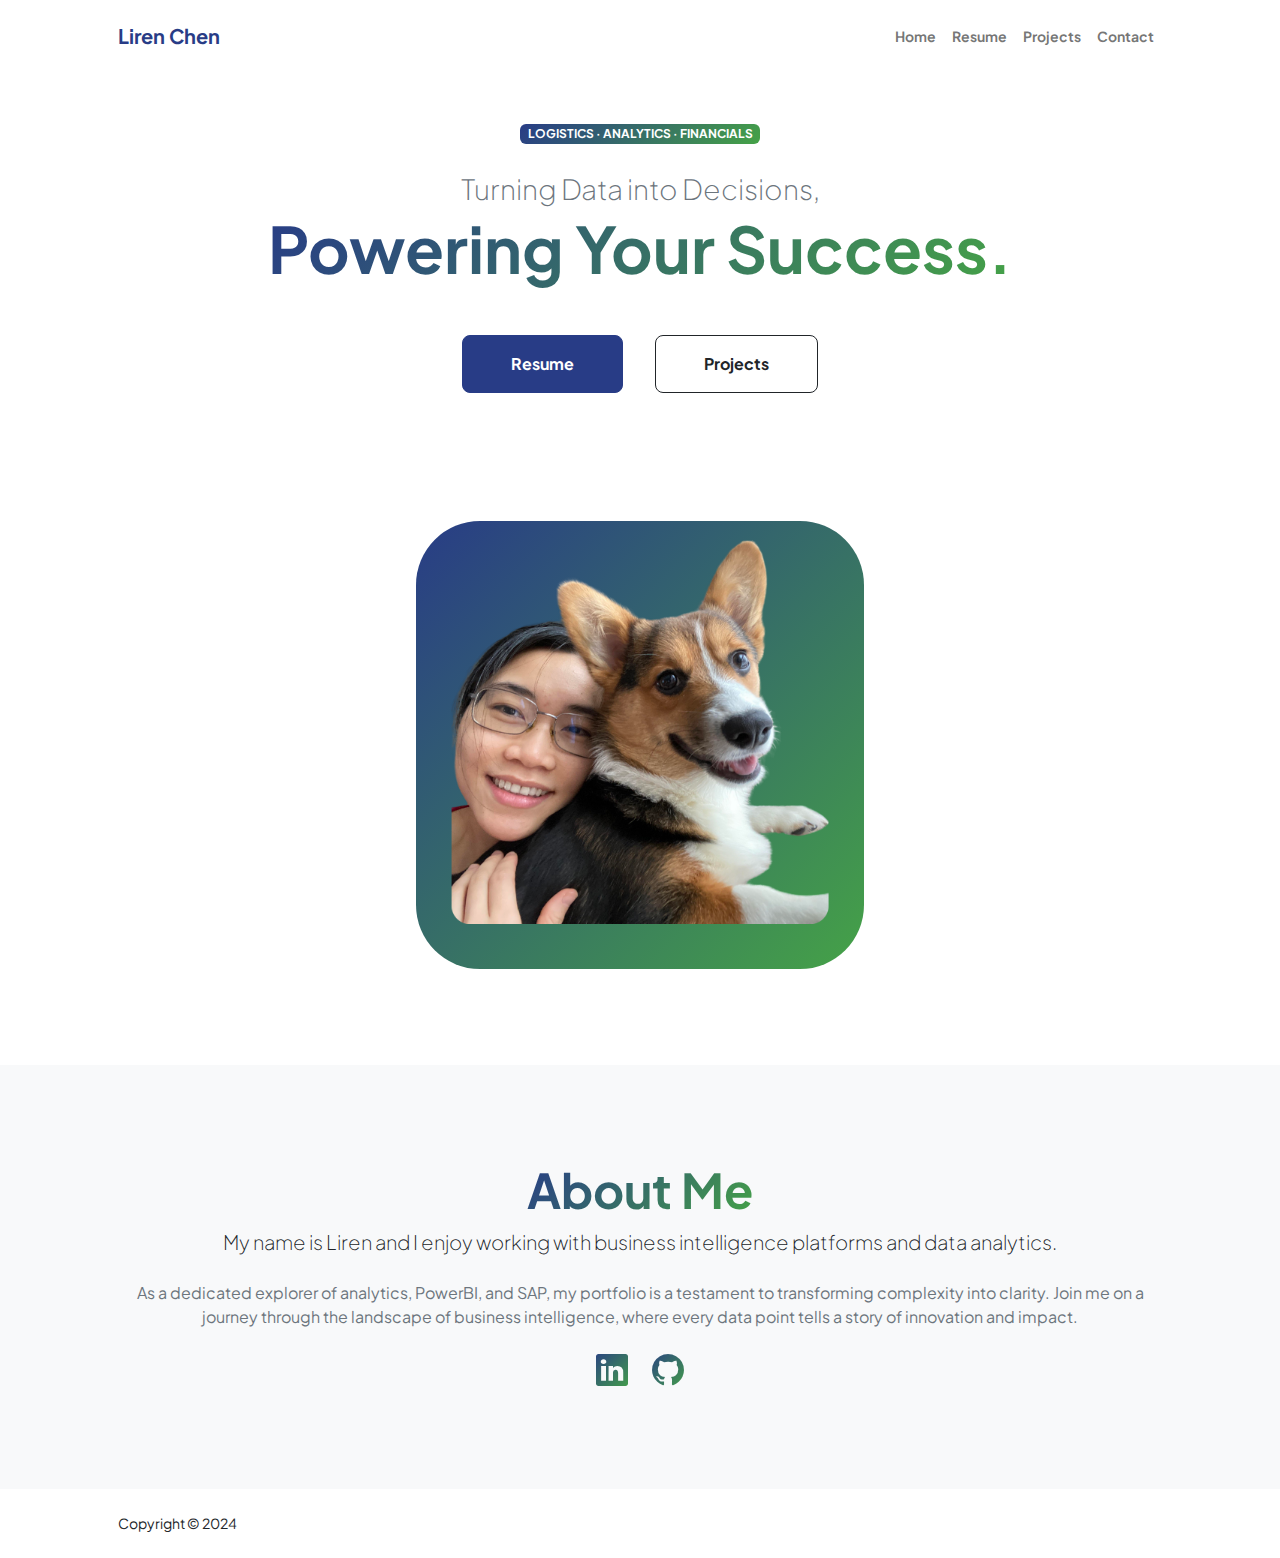
<file: index.html>
<!DOCTYPE html>
<html lang="en">
    <head>
        <meta charset="utf-8" />
        <meta name="viewport" content="width=device-width, initial-scale=1, shrink-to-fit=no" />
        <meta name="description" content="The primary page for Liren's portfolio" />
        <meta name="author" content="Liren Chen" />
        <title>Liren's Portfolio</title>
        <!-- Favicon-->
        <link rel="icon" type="image/x-icon" href="assets/favicon.png" />
        <!-- Custom Google font-->
        <link rel="preconnect" href="https://fonts.googleapis.com" />
        <link rel="preconnect" href="https://fonts.gstatic.com" crossorigin />
        <link href="https://fonts.googleapis.com/css2?family=Plus+Jakarta+Sans:wght@100;200;300;400;500;600;700;800;900&amp;display=swap" rel="stylesheet" />
        <!-- Bootstrap icons-->
        <link href="https://cdn.jsdelivr.net/npm/bootstrap-icons@1.8.1/font/bootstrap-icons.css" rel="stylesheet" />
        <!-- Core theme CSS (includes Bootstrap)-->
        <link href="css/styles.css" rel="stylesheet" />
        <!-- Bootstrap core JS-->
        <script src="https://cdn.jsdelivr.net/npm/bootstrap@5.2.3/dist/js/bootstrap.bundle.min.js"></script>
        <!-- JQuery Load -->
        <script src="https://ajax.googleapis.com/ajax/libs/jquery/3.7.1/jquery.min.js"></script>
        <!-- Load the Templated Files-->
        <script>
            $(document).ready(function(){
               $('#menubar').load("templates/menubar.html");
               $('#footer').load("templates/footer.html");
            });
         </script>
    </head>
    <body class="d-flex flex-column h-100">
        <main class="flex-shrink-0">
            <!-- Navigation Bar Template-->
            <div id="menubar"></div>
            <!-- Header-->
            <header class="py-5">
                <div class="container px-5 pb-5">
                    <div class="row gx-5 align-items-center">
                        <!-- Header Text-->
                        <div class="col-xxl-5">
                            <!-- Header text content-->
                            <div class="text-center text-xxl-start">
                                <div class="badge bg-gradient-primary-to-secondary text-white mb-4"><div class="text-uppercase">Logistics &middot; Analytics &middot; Financials</div></div>
                                <div class="fs-3 fw-light text-muted">Turning Data into Decisions,</div>
                                <h1 class="display-3 fw-bolder mb-5"><span class="text-gradient d-inline">Powering Your Success.</span></h1>
                                <div class="d-grid gap-3 d-sm-flex justify-content-sm-center justify-content-xxl-start mb-3">
                                    <a class="btn btn-primary btn-lg px-5 py-3 me-sm-3 fs-6 fw-bolder" href="resume.html">Resume</a>
                                    <a class="btn btn-outline-dark btn-lg px-5 py-3 fs-6 fw-bolder" href="projects.html">Projects</a>
                                </div>
                            </div>
                        </div>

                        <div class="col-xxl-7">
                            <!-- Header profile picture-->
                            <div class="d-flex justify-content-center mt-5 mt-xxl-0">
                                <div class="profile bg-gradient-primary-to-secondary">
                                    <!-- TIP: For best results, use a photo with a transparent background like the demo example below-->
                                    <!-- Watch a tutorial on how to do this on YouTube (link)-->
                                    <img class="profile-img" src="assets/livydog9.png" alt="Picture" />
                                </div>
                            </div>
                        </div>
                    </div>
                </div>
            </header>
            <!-- About Section-->
            <section class="bg-light py-5">
                <div class="container px-5">
                    <div class="row gx-5 justify-content-center">
                        <div class="col-xxl-8">
                            <div class="text-center my-5">
                                <h2 class="display-5 fw-bolder"><span class="text-gradient d-inline">About Me</span></h2>
                                <p class="lead fw-light mb-4">My name is Liren and I enjoy working with business intelligence platforms and data analytics.</p>
                                <p class="text-muted">As a dedicated explorer of analytics, PowerBI, and SAP, my portfolio is a testament to transforming complexity into clarity. Join me on a journey through the landscape of business intelligence, where every data point tells a story of innovation and impact.</p>
                                <div class="d-flex justify-content-center fs-2 gap-4">
                                    <a class="text-gradient" href="https://www.linkedin.com/in/liren-chen-b70866249/" target="_blank"><i class="bi bi-linkedin"></i></a>
                                    <a class="text-gradient" href="https://github.com/Liren-Chen" target="_blank"><i class="bi bi-github"></i></a>
                                </div>
                            </div>
                        </div>
                    </div>
                </div>
            </section>
        </main>
        <!-- Footer-->
        <div id="footer"></div>
    </body>
</html>
</file>
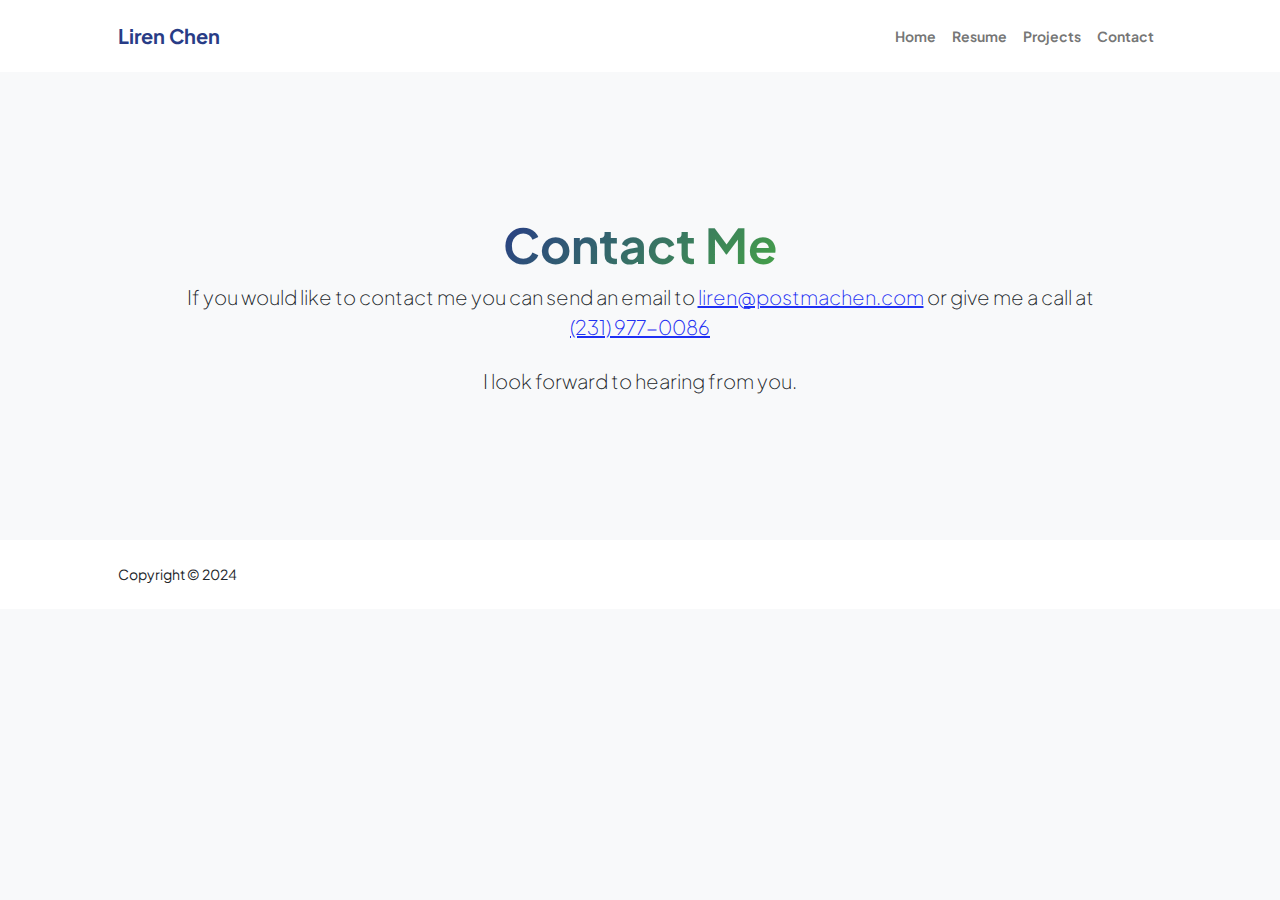
<file: contact.html>
<!DOCTYPE html>
<html lang="en">
    <head>
        <meta charset="utf-8" />
        <meta name="viewport" content="width=device-width, initial-scale=1, shrink-to-fit=no" />
        <meta name="description" content="The Contact page for Liren's portfolio" />
        <meta name="author" content="Liren Chen" />
        <title>Contact</title>
        <!-- Favicon-->
        <link rel="icon" type="image/x-icon" href="assets/favicon.png" />
        <!-- Custom Google font-->
        <link rel="preconnect" href="https://fonts.googleapis.com" />
        <link rel="preconnect" href="https://fonts.gstatic.com" crossorigin />
        <link href="https://fonts.googleapis.com/css2?family=Plus+Jakarta+Sans:wght@100;200;300;400;500;600;700;800;900&amp;display=swap" rel="stylesheet" />
        <!-- Bootstrap icons-->
        <link href="https://cdn.jsdelivr.net/npm/bootstrap-icons@1.8.1/font/bootstrap-icons.css" rel="stylesheet" />
        <!-- Core theme CSS (includes Bootstrap)-->
        <link href="css/styles.css" rel="stylesheet" />
        <!-- Bootstrap core JS-->
        <script src="https://cdn.jsdelivr.net/npm/bootstrap@5.2.3/dist/js/bootstrap.bundle.min.js"></script>
        <!-- JQuery Load -->
        <script src="https://ajax.googleapis.com/ajax/libs/jquery/3.7.1/jquery.min.js"></script>
        <!-- Load the Templated Files-->
        <script>
            $(document).ready(function(){
               $('#menubar').load("templates/menubar.html");
               $('#footer').load("templates/footer.html");
            });
         </script>
    </head>
    <body class="d-flex flex-column h-100 bg-light">
        <main class="flex-shrink-0">
            <!-- Navigation Bar Template-->
            <div id="menubar"></div>
            <!-- Page content-->
            <section class="py-5">
                <div class="container px-5">
                    <!-- Contact form-->
                    <section class="bg-light py-5">
                        <div class="container px-5">
                            <div class="row gx-5 justify-content-center">
                                <div class="col-xxl-8">
                                    <div class="text-center my-5">
                                        <h2 class="display-5 fw-bolder"><span class="text-gradient d-inline">Contact Me</span></h2>
                                        <p class="lead fw-light mb-4">If you would like to contact me you can send an email to <a href="mailto:liren@postmachen.com">liren@postmachen.com</a> or give me a call at <a href="tel:2319770086">(231) 977-0086</a></p>
                                        <p class="lead fw-light mb-4">I look forward to hearing from you.</p>
                                    </div>
                                </div>
                            </div>
                        </div>
                    </section>
                </div>
            </section>
        </main>
        <!-- Footer-->
        <div id="footer"></div>
    </body>
</html>
</file>
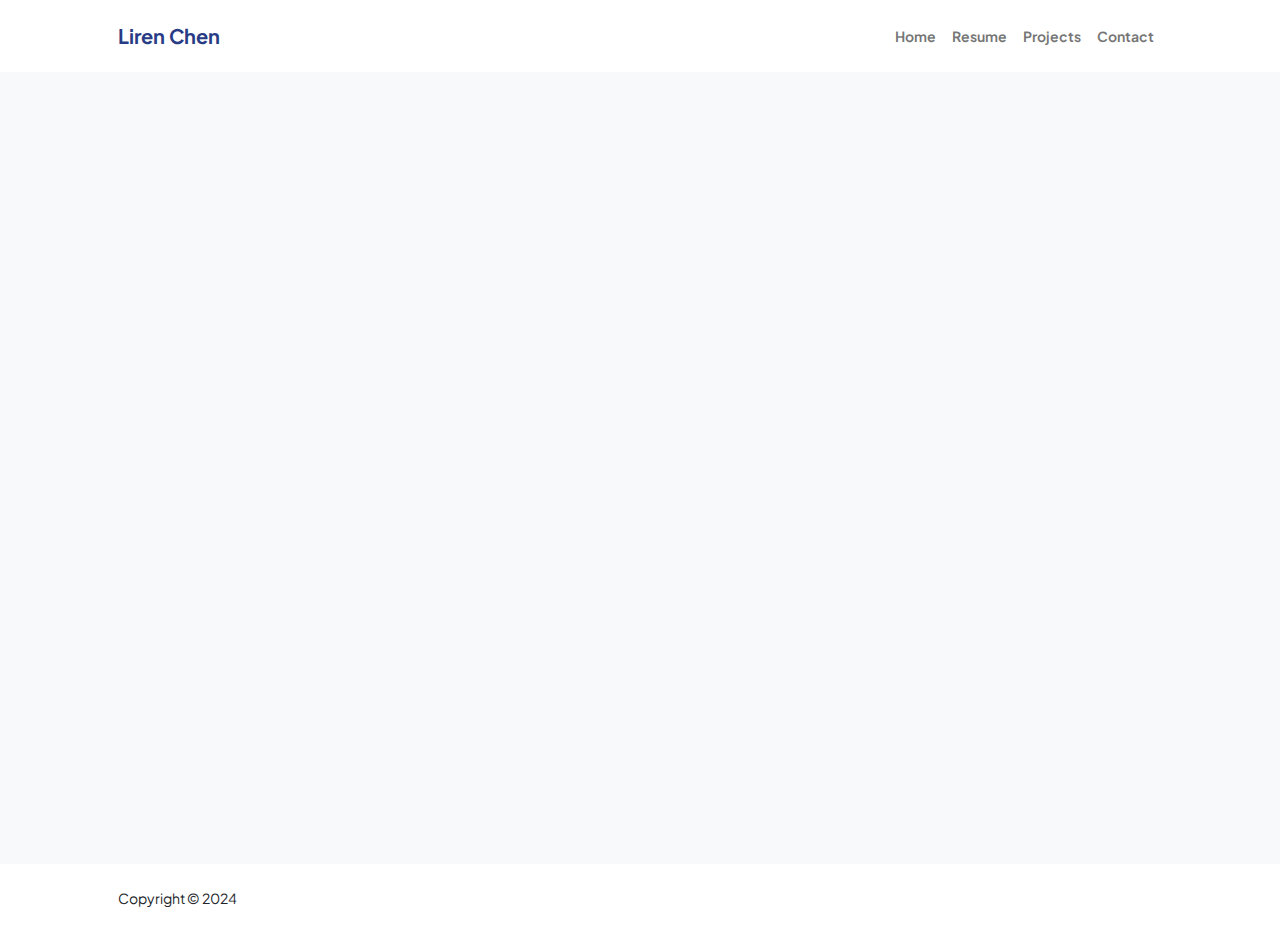
<file: powerbiproject1.html>
<!DOCTYPE html>
<html lang="en">
    <head>
        <meta charset="utf-8" />
        <meta name="viewport" content="width=device-width, initial-scale=1, shrink-to-fit=no" />
        <meta name="description" content="PowerBI Demonstration" />
        <meta name="author" content="Liren Chen" />
        <title>PowerBI Project 1</title>
        <!-- Favicon-->
        <link rel="icon" type="image/x-icon" href="assets/favicon.png" />
        <!-- Custom Google font-->
        <link rel="preconnect" href="https://fonts.googleapis.com" />
        <link rel="preconnect" href="https://fonts.gstatic.com" crossorigin />
        <link href="https://fonts.googleapis.com/css2?family=Plus+Jakarta+Sans:wght@100;200;300;400;500;600;700;800;900&amp;display=swap" rel="stylesheet" />
        <!-- Bootstrap icons-->
        <link href="https://cdn.jsdelivr.net/npm/bootstrap-icons@1.8.1/font/bootstrap-icons.css" rel="stylesheet" />
        <!-- Core theme CSS (includes Bootstrap)-->
        <link href="css/styles.css" rel="stylesheet" />
        <!-- Bootstrap core JS-->
        <script src="https://cdn.jsdelivr.net/npm/bootstrap@5.2.3/dist/js/bootstrap.bundle.min.js"></script>
        <!-- JQuery Load -->
        <script src="https://ajax.googleapis.com/ajax/libs/jquery/3.7.1/jquery.min.js"></script>
        <!-- Load the Templated Files-->
        <script>
            $(document).ready(function(){
               $('#menubar').load("templates/menubar.html");
               $('#footer').load("templates/footer.html");
            });
         </script>
    </head>
    <body class="d-flex flex-column h-100 bg-light">
        <main class="flex-shrink-0">
            <!-- Navigation Bar Template-->
            <div id="menubar"></div>
            <!-- Page content-->
            <section class="py-5">
                <div class="container px-5">
                    <!-- PowerBI form-->
                    <section class="py-5">
                        <div class="container px-5">
                            <div class="row gx-5 justify-content-center">
                                 <iframe title="Report Section" width="800" height="600" src="https://app.powerbi.com/view?r=eyJrIjoiZTRlNTAxMWMtZjIwNy00NGE1LTg4ZmEtY2E1ZmNkYTA0YjQyIiwidCI6IjA3NTE3M2M5LWQyZTItNDhkNC1iNDYzLTM3NTZiNmUyNDc1NSIsImMiOjN9" frameborder="0" allowFullScreen="true"></iframe>
                            </div>
                        </div>
                    </section>
                </div>
            </section>
        </main>
        <!-- Footer-->
        <div id="footer"></div>
    </body>
</html>
</file>
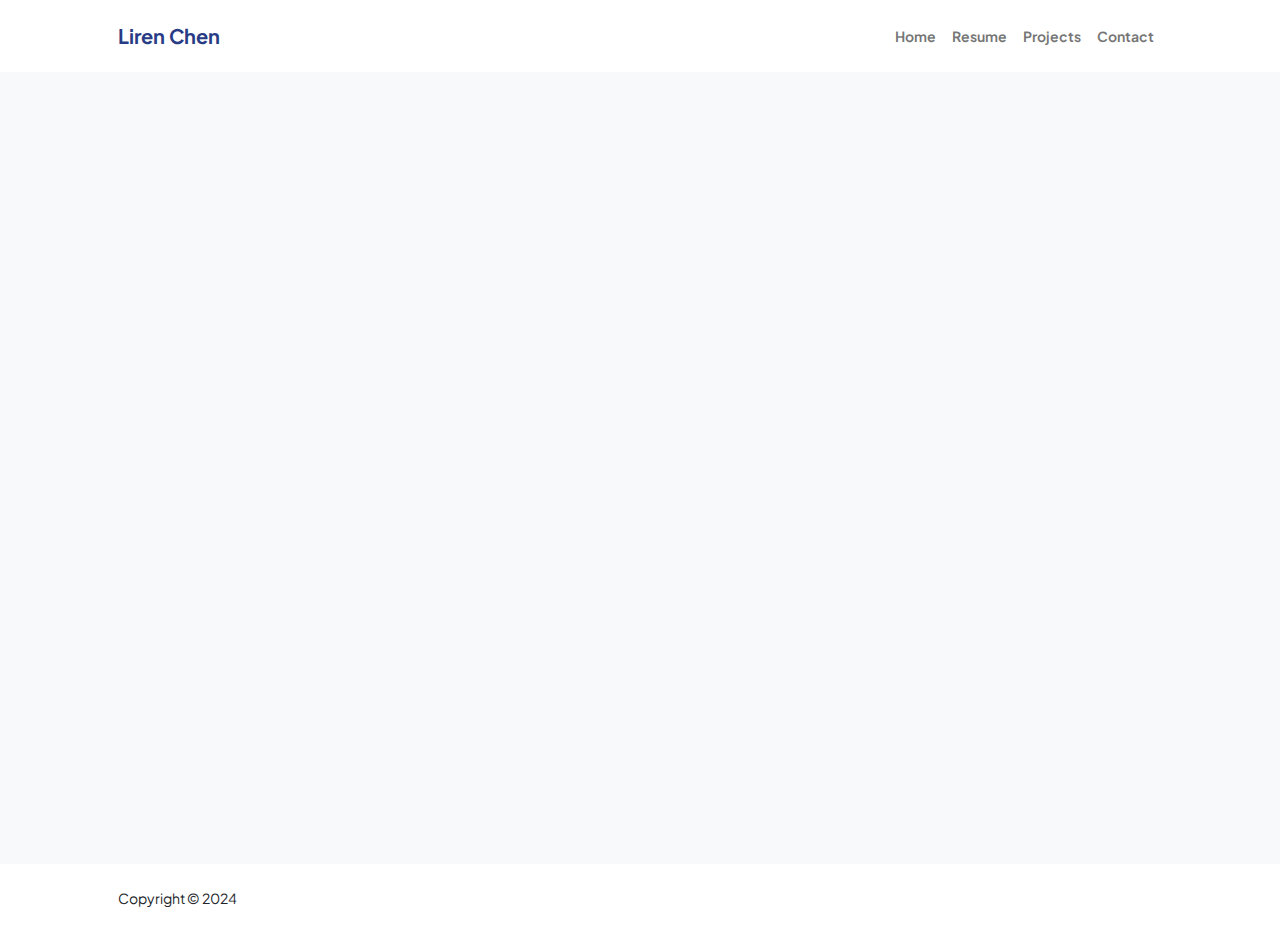
<file: powerbiproject2.html>
<!DOCTYPE html>
<html lang="en">
    <head>
        <meta charset="utf-8" />
        <meta name="viewport" content="width=device-width, initial-scale=1, shrink-to-fit=no" />
        <meta name="description" content="Another PowerBI Project" />
        <meta name="author" content="Liren Chen" />
        <title>PowerBI Project 2</title>
        <!-- Favicon-->
        <link rel="icon" type="image/x-icon" href="assets/favicon.png" />
        <!-- Custom Google font-->
        <link rel="preconnect" href="https://fonts.googleapis.com" />
        <link rel="preconnect" href="https://fonts.gstatic.com" crossorigin />
        <link href="https://fonts.googleapis.com/css2?family=Plus+Jakarta+Sans:wght@100;200;300;400;500;600;700;800;900&amp;display=swap" rel="stylesheet" />
        <!-- Bootstrap icons-->
        <link href="https://cdn.jsdelivr.net/npm/bootstrap-icons@1.8.1/font/bootstrap-icons.css" rel="stylesheet" />
        <!-- Core theme CSS (includes Bootstrap)-->
        <link href="css/styles.css" rel="stylesheet" />
        <!-- Bootstrap core JS-->
        <script src="https://cdn.jsdelivr.net/npm/bootstrap@5.2.3/dist/js/bootstrap.bundle.min.js"></script>
        <!-- JQuery Load -->
        <script src="https://ajax.googleapis.com/ajax/libs/jquery/3.7.1/jquery.min.js"></script>
        <!-- Load the Templated Files-->
        <script>
            $(document).ready(function(){
               $('#menubar').load("templates/menubar.html");
               $('#footer').load("templates/footer.html");
            });
         </script>
    </head>
    <body class="d-flex flex-column h-100 bg-light">
        <main class="flex-shrink-0">
            <!-- Navigation Bar Template-->
            <div id="menubar"></div>
            <!-- Page content-->
            <section class="py-5">
                <div class="container px-5">
                    <!-- PowerBI form-->
                    <section class="py-5">
                        <div class="container px-5">
                            <div class="row gx-5 justify-content-center">
                                 <iframe title="Report Section" width="800" height="600" src="https://app.powerbi.com/view?r=eyJrIjoiYjgxYTIyNzktZjg4ZC00YmYwLThkMTMtZmZmZWNlOWMwMzczIiwidCI6IjA3NTE3M2M5LWQyZTItNDhkNC1iNDYzLTM3NTZiNmUyNDc1NSIsImMiOjN9&pageName=ReportSection" frameborder="0" allowFullScreen="true"></iframe>
                            </div>
                        </div>
                    </section>
                </div>
            </section>
        </main>
        <!-- Footer-->
        <div id="footer"></div>
    </body>
</html>
</file>
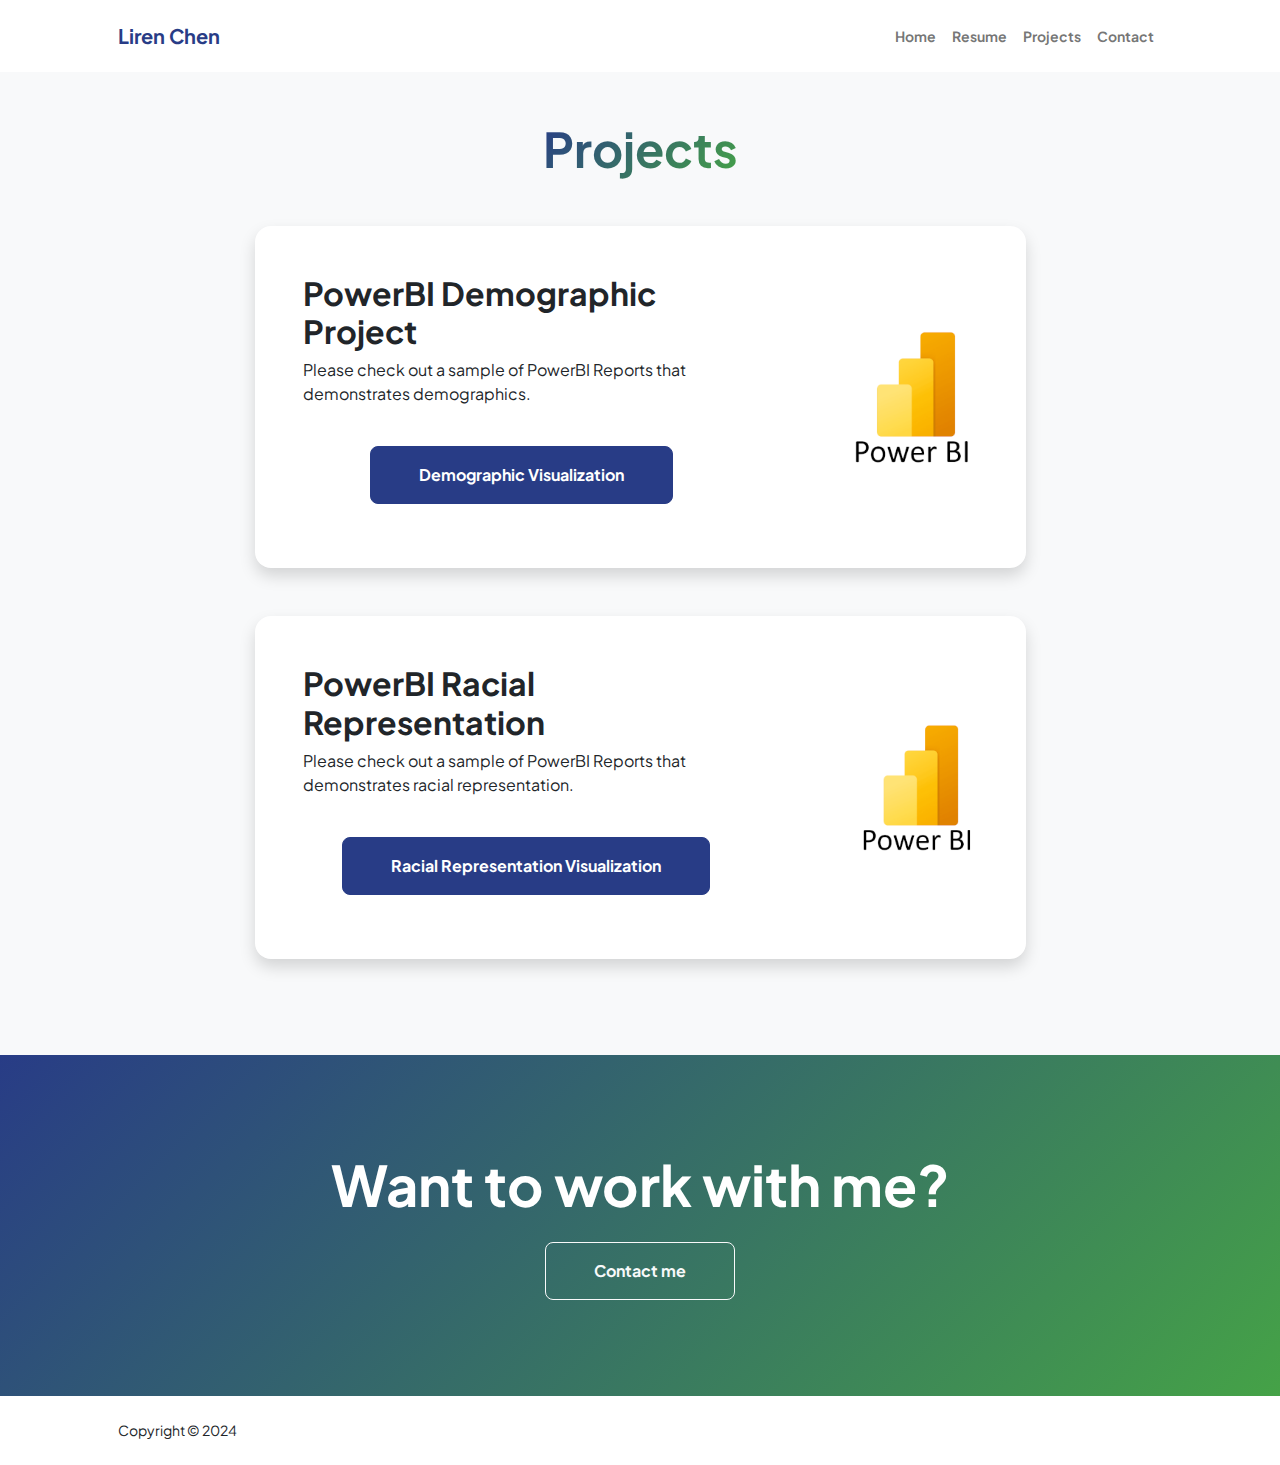
<file: projects.html>
<!DOCTYPE html>
<html lang="en">
    <head>
        <meta charset="utf-8" />
        <meta name="viewport" content="width=device-width, initial-scale=1, shrink-to-fit=no" />
        <meta name="description" content="A list of my projects." />
        <meta name="author" content="Liren Chen" />
        <title>Projects</title>
        <!-- Favicon-->
        <link rel="icon" type="image/x-icon" href="assets/favicon.png" />
        <!-- Custom Google font-->
        <link rel="preconnect" href="https://fonts.googleapis.com" />
        <link rel="preconnect" href="https://fonts.gstatic.com" crossorigin />
        <link href="https://fonts.googleapis.com/css2?family=Plus+Jakarta+Sans:wght@100;200;300;400;500;600;700;800;900&amp;display=swap" rel="stylesheet" />
        <!-- Bootstrap icons-->
        <link href="https://cdn.jsdelivr.net/npm/bootstrap-icons@1.8.1/font/bootstrap-icons.css" rel="stylesheet" />
        <!-- Core theme CSS (includes Bootstrap)-->
        <link href="css/styles.css" rel="stylesheet" />
        <!-- Bootstrap core JS-->
        <script src="https://cdn.jsdelivr.net/npm/bootstrap@5.2.3/dist/js/bootstrap.bundle.min.js"></script>
        <!-- JQuery Load -->
        <script src="https://ajax.googleapis.com/ajax/libs/jquery/3.7.1/jquery.min.js"></script>
        <!-- Load the Templated Files-->
        <script>
            $(document).ready(function(){
               $('#menubar').load("templates/menubar.html");
               $('#footer').load("templates/footer.html");
            });
         </script>
    </head>
    <body class="d-flex flex-column h-100 bg-light">
        <main class="flex-shrink-0">
            <!-- Navigation Bar Template-->
            <div id="menubar"></div>
            <!-- Projects Section-->
            <section class="py-5">
                <div class="container px-5 mb-5">
                    <div class="text-center mb-5">
                        <h1 class="display-5 fw-bolder mb-0"><span class="text-gradient d-inline">Projects</span></h1>
                    </div>
                    <div class="row gx-5 justify-content-center">
                        <div class="col-lg-11 col-xl-9 col-xxl-8">
                            <!-- Project Card 1-->
                            <div class="card overflow-hidden shadow rounded-4 border-0 mb-5">
                                <div class="card-body p-0">
                                    <div class="d-flex align-items-center">
                                        <div class="p-5">
                                            <h2 class="fw-bolder">PowerBI Demographic Project</h2>
                                            <p>Please check out a sample of PowerBI Reports that demonstrates demographics.</p>
                                            <br>
                                            <div class="d-grid gap-3 d-sm-flex justify-content-sm-center justify-content-xxl-start mb-3">
                                                <a class="btn btn-primary btn-lg px-5 py-3 me-sm-3 fs-6 fw-bolder" href="powerbiproject1.html">Demographic Visualization</a>
                                            </div>
                                        </div>
                                        <a href="powerbiproject1.html"><img class="img-fluid" src="assets/PowerBILogo.png" alt="PowerBI Logo" /></a>
                                    </div>
                                </div>
                            </div>
                            <!-- Project Card 2-->
                            <div class="card overflow-hidden shadow rounded-4 border-0">
                                <div class="card-body p-0">
                                    <div class="d-flex align-items-center">
                                        <div class="p-5">
                                            <h2 class="fw-bolder">PowerBI Racial Representation</h2>
                                            <p>Please check out a sample of PowerBI Reports that demonstrates racial representation.</p>
                                            <br>
                                            <div class="d-grid gap-3 d-sm-flex justify-content-sm-center justify-content-xxl-start mb-3">
                                                <a class="btn btn-primary btn-lg px-5 py-3 me-sm-3 fs-6 fw-bolder" href="powerbiproject2.html">Racial Representation Visualization</a>
                                            </div>
                                        </div>
                                        <a href="powerbiproject2.html"><img class="img-fluid" src="assets/PowerBILogo.png" alt="PowerBI Logo" /></a>
                                    </div>
                                </div>
                            </div>
                        </div>
                    </div>
                </div>
            </section>
            <!-- Call to action section-->
            <section class="py-5 bg-gradient-primary-to-secondary text-white">
                <div class="container px-5 my-5">
                    <div class="text-center">
                        <h2 class="display-4 fw-bolder mb-4">Want to work with me?</h2>
                        <a class="btn btn-outline-light btn-lg px-5 py-3 fs-6 fw-bolder" href="contact.html">Contact me</a>
                    </div>
                </div>
            </section>
        </main>
        <!-- Footer-->
        <div id="footer"></div>
    </body>
</html>
</file>
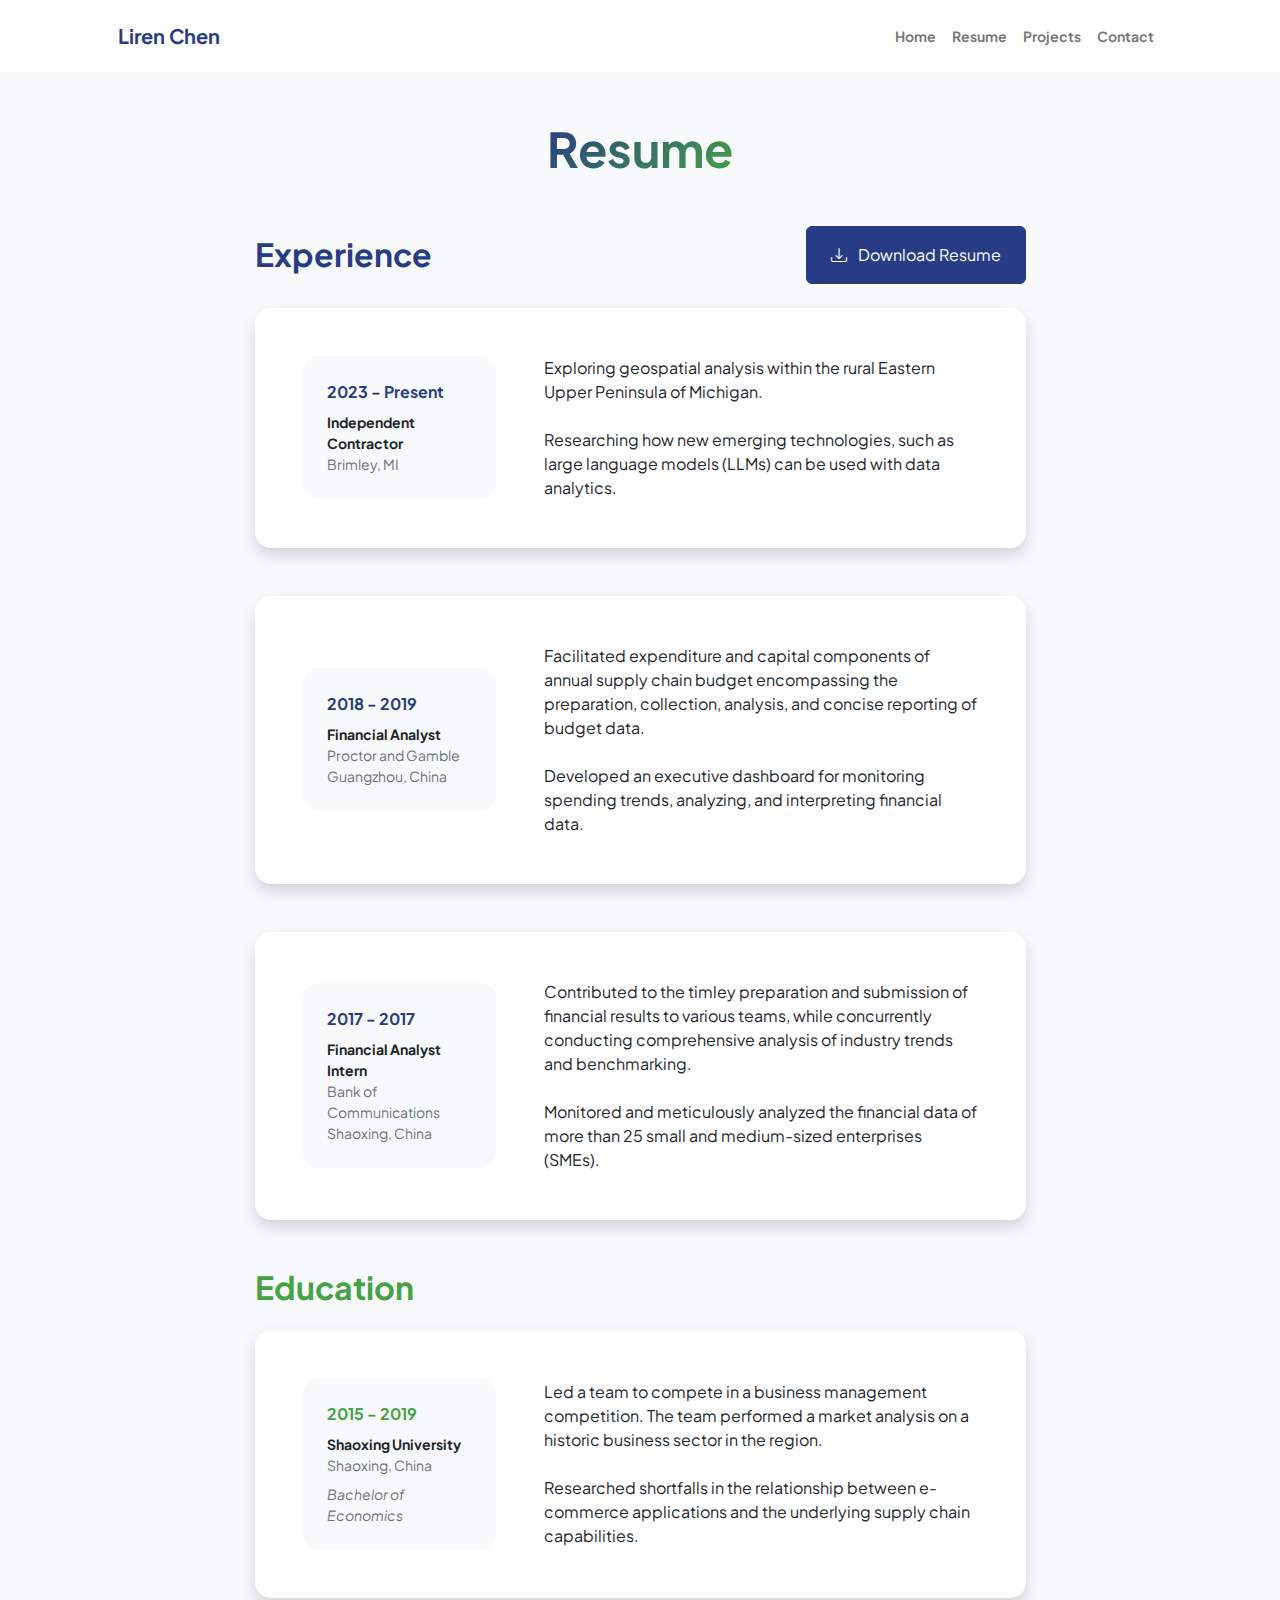
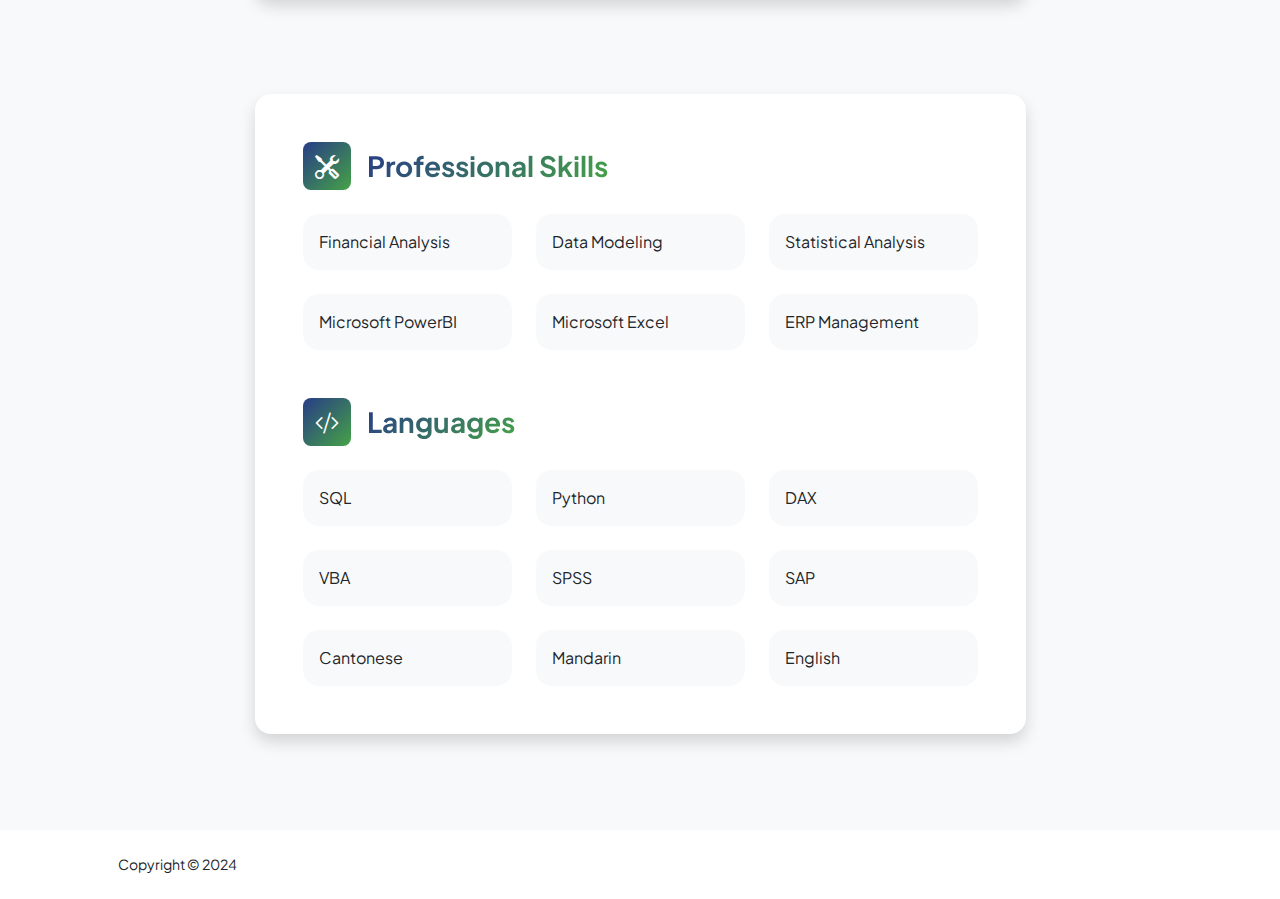
<file: resume.html>
<!DOCTYPE html>
<html lang="en">
    <head>
        <meta charset="utf-8" />
        <meta name="viewport" content="width=device-width, initial-scale=1, shrink-to-fit=no" />
        <meta name="description" content="The Resume page for Liren's portfolio" />
        <meta name="author" content="Liren Chen" />
        <title>Resume</title>
        <!-- Favicon-->
        <link rel="icon" type="image/x-icon" href="assets/favicon.png" />
        <!-- Custom Google font-->
        <link rel="preconnect" href="https://fonts.googleapis.com" />
        <link rel="preconnect" href="https://fonts.gstatic.com" crossorigin />
        <link href="https://fonts.googleapis.com/css2?family=Plus+Jakarta+Sans:wght@100;200;300;400;500;600;700;800;900&amp;display=swap" rel="stylesheet" />
        <!-- Bootstrap icons-->
        <link href="https://cdn.jsdelivr.net/npm/bootstrap-icons@1.8.1/font/bootstrap-icons.css" rel="stylesheet" />
        <!-- Core theme CSS (includes Bootstrap)-->
        <link href="css/styles.css" rel="stylesheet" />
        <!-- Bootstrap core JS-->
        <script src="https://cdn.jsdelivr.net/npm/bootstrap@5.2.3/dist/js/bootstrap.bundle.min.js"></script>
        <!-- JQuery Load -->
        <script src="https://ajax.googleapis.com/ajax/libs/jquery/3.7.1/jquery.min.js"></script>
        <!-- Load the Templated Files-->
        <script>
            $(document).ready(function(){
               $('#menubar').load("templates/menubar.html");
               $('#footer').load("templates/footer.html");
            });
         </script>
    </head>
    <body class="d-flex flex-column h-100 bg-light">
        <main class="flex-shrink-0">
            <!-- Navigation Bar Template-->
            <div id="menubar"></div>
            <!-- Page Content-->
            <div class="container px-5 my-5">
                <div class="text-center mb-5">
                    <h1 class="display-5 fw-bolder mb-0"><span class="text-gradient d-inline">Resume</span></h1>
                </div>
                <div class="row gx-5 justify-content-center">
                    <div class="col-lg-11 col-xl-9 col-xxl-8">
                        <!-- Experience Section-->
                        <section>
                            <div class="d-flex align-items-center justify-content-between mb-4">
                                <h2 class="text-primary fw-bolder mb-0">Experience</h2>
                                <!-- Download resume button-->
                                <!-- Note: Set the link href target to a PDF file within your project-->
                                <a class="btn btn-primary px-4 py-3" href="assets/LirenChen-Resume.pdf" target="_blank">
                                    <div class="d-inline-block bi bi-download me-2"></div>
                                    Download Resume
                                </a>
                            </div>
                            <!-- Experience Card 1-->
                            <div class="card shadow border-0 rounded-4 mb-5">
                                <div class="card-body p-5">
                                    <div class="row align-items-center gx-5">
                                        <div class="col text-center text-lg-start mb-4 mb-lg-0">
                                            <div class="bg-light p-4 rounded-4">
                                                <div class="text-primary fw-bolder mb-2">2023 - Present</div>
                                                <div class="small fw-bolder">Independent Contractor</div>
                                                <div class="small text-muted">Brimley, MI</div>
                                            </div>
                                        </div>
                                        <div class="col-lg-8"><div>Exploring geospatial analysis within the rural Eastern Upper Peninsula of Michigan. <br><br> Researching how new emerging technologies, such as large language models (LLMs) can be used with data analytics.</div></div>
                                    </div>
                                </div>
                            </div>
                            <!-- Experience Card 2-->
                            <div class="card shadow border-0 rounded-4 mb-5">
                                <div class="card-body p-5">
                                    <div class="row align-items-center gx-5">
                                        <div class="col text-center text-lg-start mb-4 mb-lg-0">
                                            <div class="bg-light p-4 rounded-4">
                                                <div class="text-primary fw-bolder mb-2">2018 - 2019</div>
                                                <div class="small fw-bolder">Financial Analyst</div>
                                                <div class="small text-muted">Proctor and Gamble</div>
                                                <div class="small text-muted">Guangzhou, China</div>
                                            </div>
                                        </div>
                                        <div class="col-lg-8"><div>Facilitated expenditure and capital components of annual supply chain budget encompassing the preparation, collection, analysis, and concise reporting of budget data. <br><br> Developed an executive dashboard for monitoring spending trends, analyzing, and interpreting financial data.</div></div>
                                    </div>
                                </div>
                            </div>
                            <!-- Experience Card 3-->
                            <div class="card shadow border-0 rounded-4 mb-5">
                                <div class="card-body p-5">
                                    <div class="row align-items-center gx-5">
                                        <div class="col text-center text-lg-start mb-4 mb-lg-0">
                                            <div class="bg-light p-4 rounded-4">
                                                <div class="text-primary fw-bolder mb-2">2017 - 2017</div>
                                                <div class="small fw-bolder">Financial Analyst Intern</div>
                                                <div class="small text-muted">Bank of Communications</div>
                                                <div class="small text-muted">Shaoxing, China</div>
                                            </div>
                                        </div>
                                        <div class="col-lg-8"><div>Contributed to the timley preparation and submission of financial results to various teams, while concurrently conducting comprehensive analysis of industry trends and benchmarking. <br><br> Monitored and meticulously analyzed the financial data of more than 25 small and medium-sized enterprises (SMEs).</div></div>
                                    </div>
                                </div>
                            </div>
                        </section>
                        <!-- Education Section-->
                        <section>
                            <h2 class="text-secondary fw-bolder mb-4">Education</h2>
                            <!-- Education Card 1-->
                            <div class="card shadow border-0 rounded-4 mb-5">
                                <div class="card-body p-5">
                                    <div class="row align-items-center gx-5">
                                        <div class="col text-center text-lg-start mb-4 mb-lg-0">
                                            <div class="bg-light p-4 rounded-4">
                                                <div class="text-secondary fw-bolder mb-2">2015 - 2019</div>
                                                <div class="mb-2">
                                                    <div class="small fw-bolder">Shaoxing University</div>
                                                    <div class="small text-muted">Shaoxing, China</div>
                                                </div>
                                                <div class="fst-italic">
                                                    <div class="small text-muted">Bachelor of</div>
                                                    <div class="small text-muted">Economics</div>
                                                </div>
                                            </div>
                                        </div>
                                        <div class="col-lg-8"><div>Led a team to compete in a business management competition. The team performed a market analysis on a historic business sector in the region. <br><br> Researched shortfalls in the relationship between e-commerce applications and the underlying supply chain capabilities.</div></div>
                                    </div>
                                </div>
                            </div>
                        </section>
                        <!-- Divider-->
                        <div class="pb-5"></div>
                        <!-- Skills Section-->
                        <section>
                            <!-- Skillset Card-->
                            <div class="card shadow border-0 rounded-4 mb-5">
                                <div class="card-body p-5">
                                    <!-- Professional skills list-->
                                    <div class="mb-5">
                                        <div class="d-flex align-items-center mb-4">
                                            <div class="feature bg-primary bg-gradient-primary-to-secondary text-white rounded-3 me-3"><i class="bi bi-tools"></i></div>
                                            <h3 class="fw-bolder mb-0"><span class="text-gradient d-inline">Professional Skills</span></h3>
                                        </div>
                                        <div class="row row-cols-1 row-cols-md-3 mb-4">
                                            <div class="col mb-4 mb-md-0"><div class="d-flex align-items-center bg-light rounded-4 p-3 h-100">Financial Analysis</div></div>
                                            <div class="col mb-4 mb-md-0"><div class="d-flex align-items-center bg-light rounded-4 p-3 h-100">Data Modeling</div></div>
                                            <div class="col"><div class="d-flex align-items-center bg-light rounded-4 p-3 h-100">Statistical Analysis</div></div>
                                        </div>
                                        <div class="row row-cols-1 row-cols-md-3">
                                            <div class="col mb-4 mb-md-0"><div class="d-flex align-items-center bg-light rounded-4 p-3 h-100">Microsoft PowerBI</div></div>
                                            <div class="col mb-4 mb-md-0"><div class="d-flex align-items-center bg-light rounded-4 p-3 h-100">Microsoft Excel</div></div>
                                            <div class="col"><div class="d-flex align-items-center bg-light rounded-4 p-3 h-100">ERP Management</div></div>
                                        </div>
                                    </div>
                                    <!-- Languages list-->
                                    <div class="mb-0">
                                        <div class="d-flex align-items-center mb-4">
                                            <div class="feature bg-primary bg-gradient-primary-to-secondary text-white rounded-3 me-3"><i class="bi bi-code-slash"></i></div>
                                            <h3 class="fw-bolder mb-0"><span class="text-gradient d-inline">Languages</span></h3>
                                        </div>
                                        <div class="row row-cols-1 row-cols-md-3 mb-4">
                                            <div class="col mb-4 mb-md-0"><div class="d-flex align-items-center bg-light rounded-4 p-3 h-100">SQL</div></div>
                                            <div class="col mb-4 mb-md-0"><div class="d-flex align-items-center bg-light rounded-4 p-3 h-100">Python</div></div>
                                            <div class="col"><div class="d-flex align-items-center bg-light rounded-4 p-3 h-100">DAX</div></div>
                                        </div>
                                        <div class="row row-cols-1 row-cols-md-3 mb-4">
                                            <div class="col mb-4 mb-md-0"><div class="d-flex align-items-center bg-light rounded-4 p-3 h-100">VBA</div></div>
                                            <div class="col mb-4 mb-md-0"><div class="d-flex align-items-center bg-light rounded-4 p-3 h-100">SPSS</div></div>
                                            <div class="col"><div class="d-flex align-items-center bg-light rounded-4 p-3 h-100">SAP</div></div>
                                        </div>
                                        <div class="row row-cols-1 row-cols-md-3">
                                            <div class="col mb-4 mb-md-0"><div class="d-flex align-items-center bg-light rounded-4 p-3 h-100">Cantonese</div></div>
                                            <div class="col mb-4 mb-md-0"><div class="d-flex align-items-center bg-light rounded-4 p-3 h-100">Mandarin</div></div>
                                            <div class="col"><div class="d-flex align-items-center bg-light rounded-4 p-3 h-100">English</div></div>
                                        </div>
                                    </div>
                                </div>
                            </div>
                        </section>
                    </div>
                </div>
            </div>
        </main>
        <!-- Footer-->
        <div id="footer"></div>
    </body>
</html>
</file>
